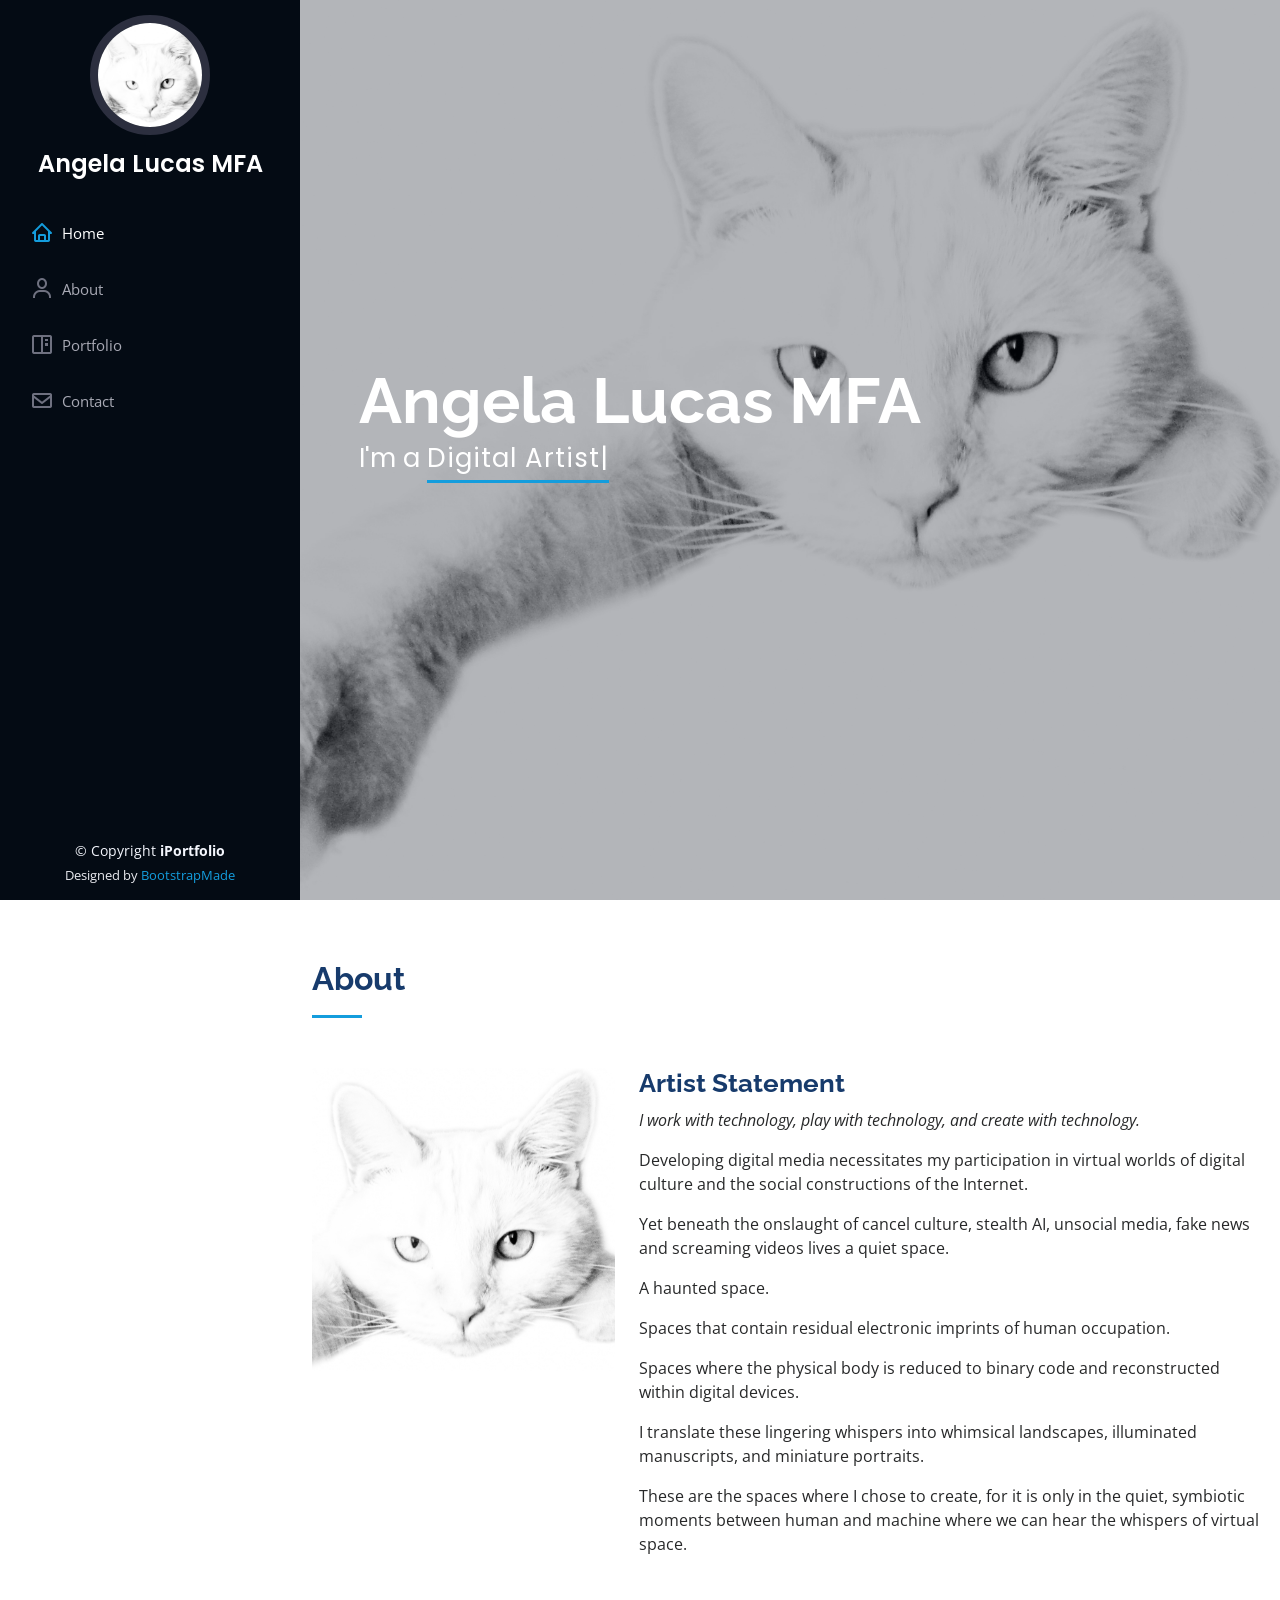
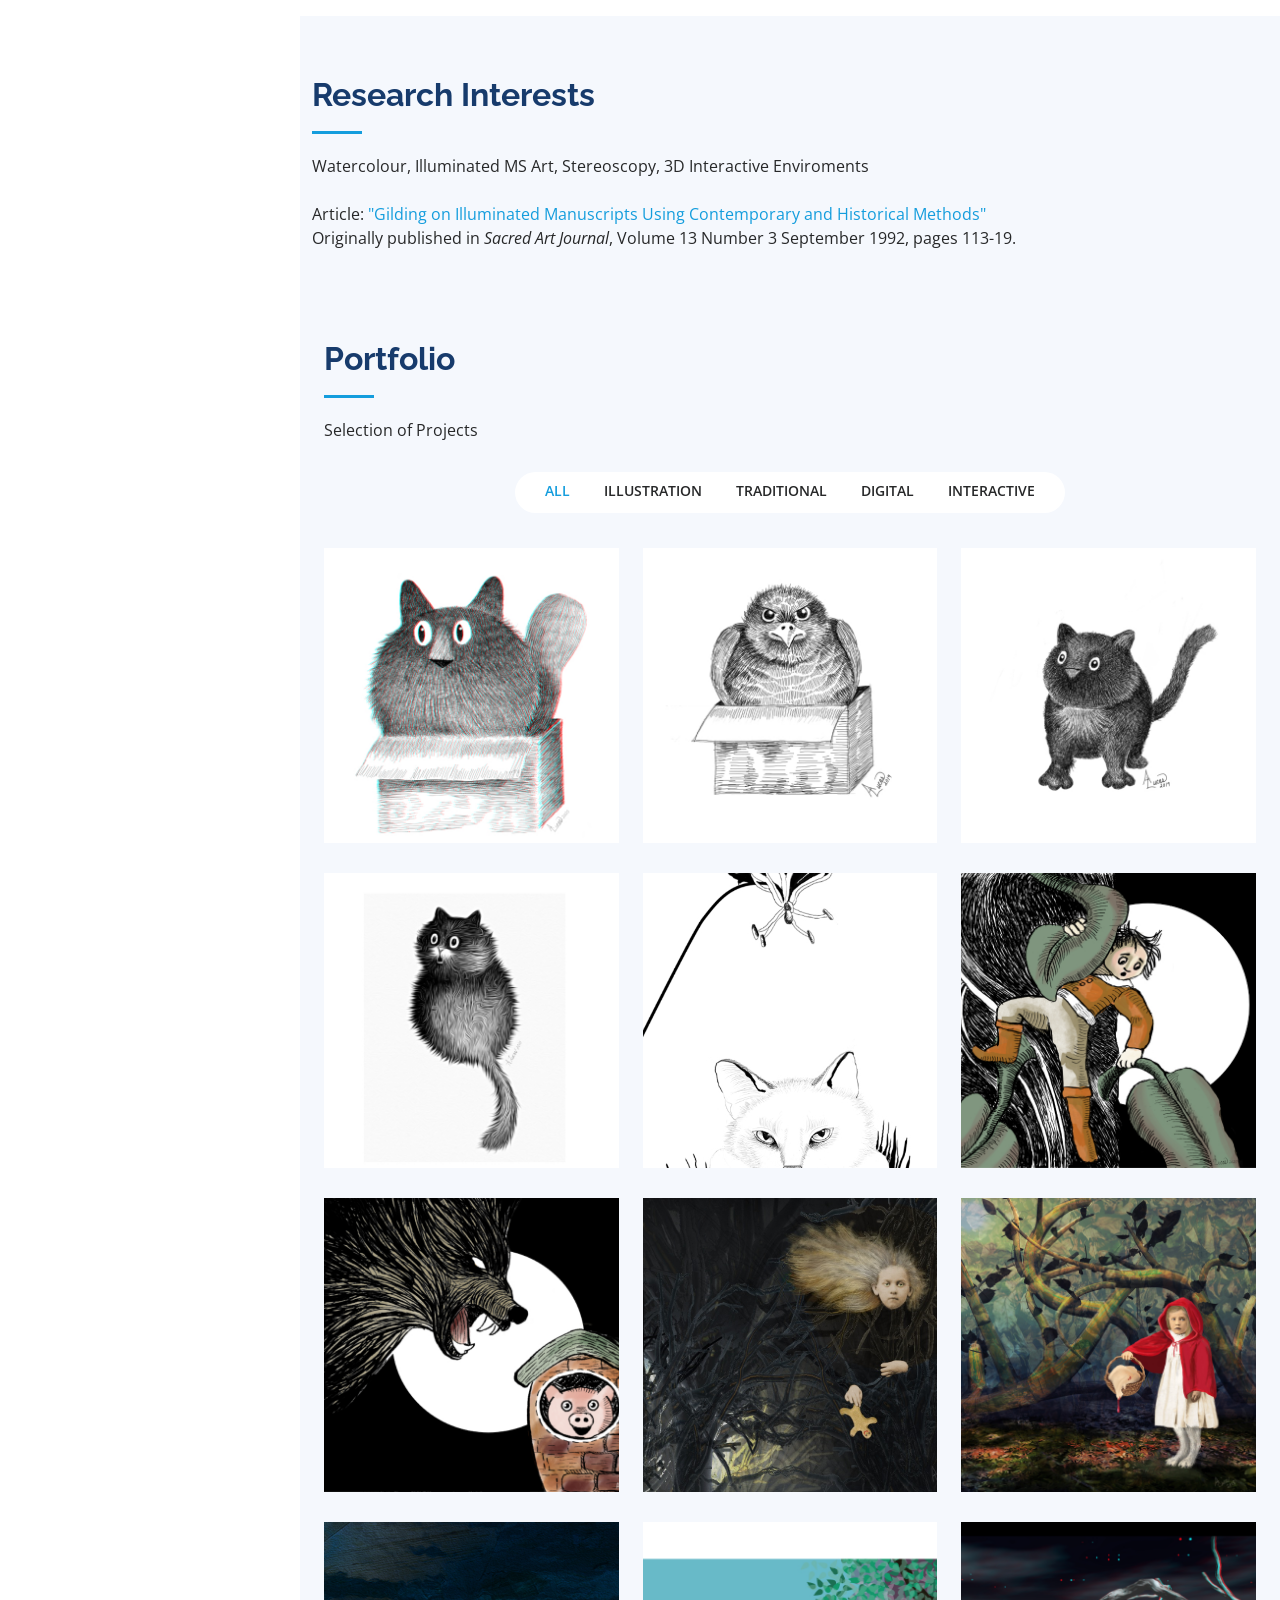
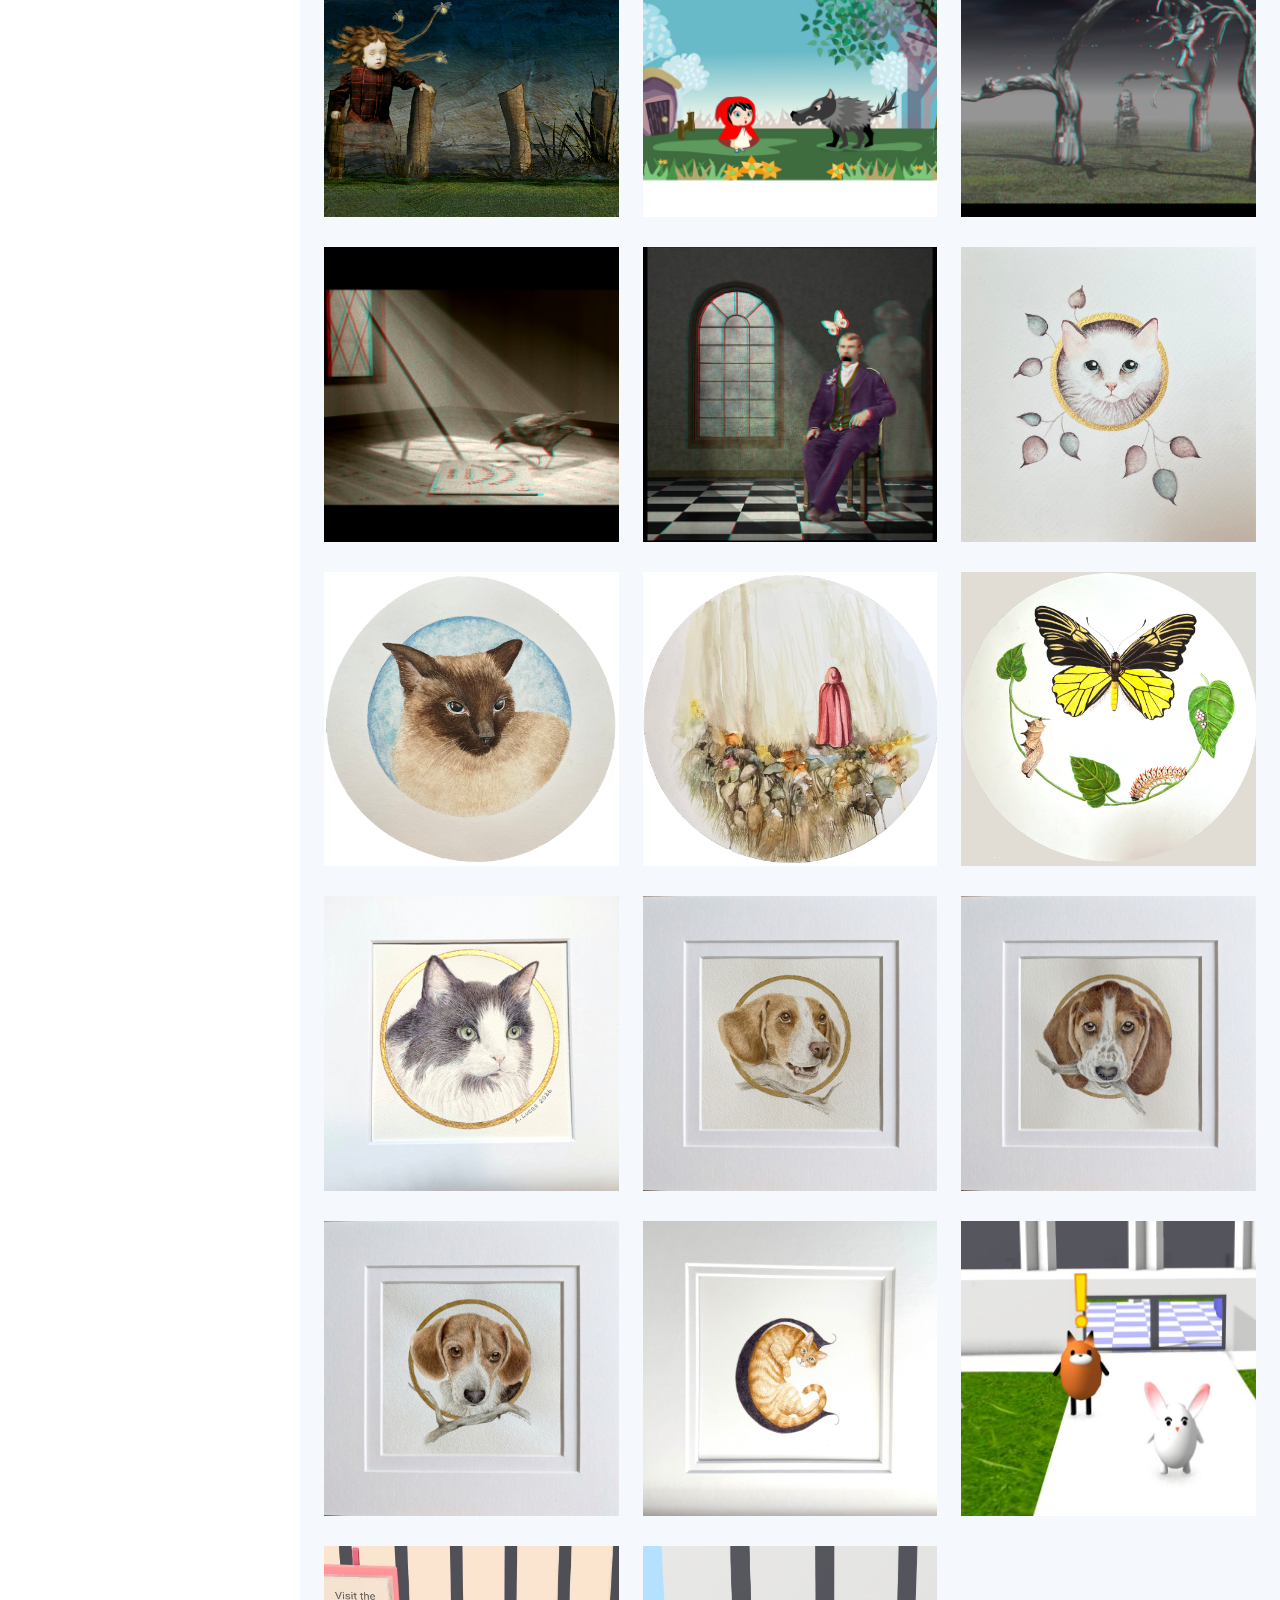
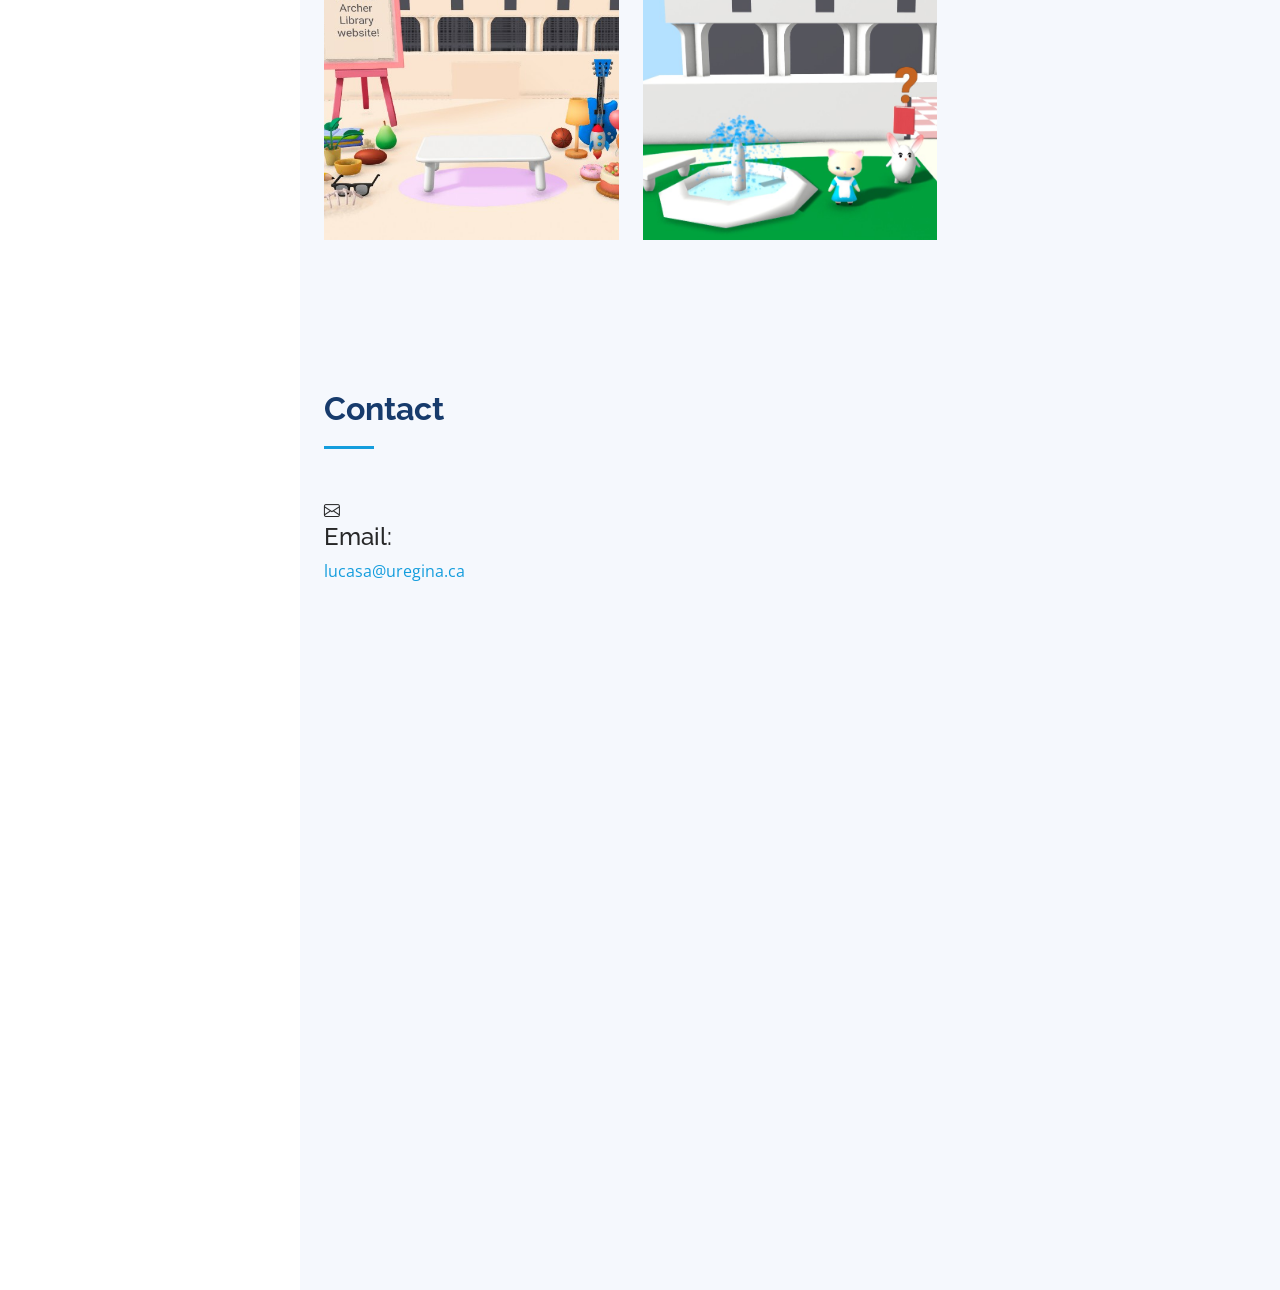
<file: index.html>
<!DOCTYPE html>
<html lang="en">

<head>
  <meta charset="utf-8">
  <meta content="width=device-width, initial-scale=1.0" name="viewport">

  <title>A. Lucas MFA</title>
  <meta content="" name="description">
  <meta content="" name="keywords">

 

  <!-- Google Fonts -->
  <link href="https://fonts.googleapis.com/css?family=Open+Sans:300,300i,400,400i,600,600i,700,700i|Raleway:300,300i,400,400i,500,500i,600,600i,700,700i|Poppins:300,300i,400,400i,500,500i,600,600i,700,700i" rel="stylesheet">

  <!-- Vendor CSS Files -->
  <link href="assets/vendor/aos/aos.css" rel="stylesheet">
  <link href="assets/vendor/bootstrap/css/bootstrap.min.css" rel="stylesheet">
  <link href="assets/vendor/bootstrap-icons/bootstrap-icons.css" rel="stylesheet">
  <link href="assets/vendor/boxicons/css/boxicons.min.css" rel="stylesheet">
  <link href="assets/vendor/glightbox/css/glightbox.min.css" rel="stylesheet">
  <link href="assets/vendor/swiper/swiper-bundle.min.css" rel="stylesheet">

  <!-- Template Main CSS File -->
  <link href="assets/css/style.css" rel="stylesheet">

  <!-- =======================================================
  * Template Name: iPortfolio - v3.6.0
  * Template URL: https://bootstrapmade.com/iportfolio-bootstrap-portfolio-websites-template/
  * Author: BootstrapMade.com
  * License: https://bootstrapmade.com/license/
  ======================================================== -->

  <!-- Your Custom Stylesheet second (so it can override things) -->
<link href="assets/css/style.css" rel="stylesheet">
</head>

<body>

  <!-- ======= Mobile nav toggle button ======= -->
  <i class="bi bi-list mobile-nav-toggle d-xl-none"></i>

  <!-- ======= Header ======= -->
  <header id="header">
    <div class="d-flex flex-column">

      <div class="profile">
        <img src="assets/img/profile-img.jpg" alt="" class="img-fluid rounded-circle">
        <h1 class="text-light"><a href="index.html">Angela Lucas MFA</a></h1>
        <!-- <div class="social-links mt-3 text-center">
          <a href="#" class="twitter"><i class="bx bxl-twitter"></i></a>
          <a href="#" class="facebook"><i class="bx bxl-facebook"></i></a>
          <a href="#" class="instagram"><i class="bx bxl-instagram"></i></a>
          <a href="#" class="google-plus"><i class="bx bxl-skype"></i></a>
          <a href="#" class="linkedin"><i class="bx bxl-linkedin"></i></a>
        </div> -->
      </div>

      <nav id="navbar" class="nav-menu navbar">
        <ul>
          <li><a href="#hero" class="nav-link scrollto active"><i class="bx bx-home"></i> <span>Home</span></a></li>
          <li><a href="#about" class="nav-link scrollto"><i class="bx bx-user"></i> <span>About</span></a></li>
          <!-- <li><a href="#resume" class="nav-link scrollto"><i class="bx bx-file-blank"></i> <span>Resume</span></a></li> -->
          <li><a href="#portfolio" class="nav-link scrollto"><i class="bx bx-book-content"></i> <span>Portfolio</span></a></li>
          <!-- <li><a href="#services" class="nav-link scrollto"><i class="bx bx-server"></i> <span>Services</span></a></li> -->
          <li><a href="#contact" class="nav-link scrollto"><i class="bx bx-envelope"></i> <span>Contact</span></a></li>
        </ul>
      </nav><!-- .nav-menu -->
    </div>
  </header><!-- End Header -->

  <!-- ======= Hero Section ======= -->
  <section id="hero" class="d-flex flex-column justify-content-center align-items-center">
    <div class="hero-container" data-aos="fade-in">
      <h1>Angela Lucas MFA</h1>
      <p>I'm a <span class="typed" data-typed-items="Digital Artist, Painter, Calligrapher"></span></p>
    </div>
  </section><!-- End Hero -->

  <main id="main">

    <!-- ======= About Section ======= -->
    <section id="about" class="about">
      <div class="container">

        <div class="section-title">
          <h2>About</h2>
        </div>

        <div class="row">
          <div class="col-lg-4" data-aos="fade-right">
            <img src="assets/img/profile-img.jpg" class="img-fluid" alt="">
          </div>
          <div class="col-lg-8 pt-4 pt-lg-0 content" data-aos="fade-left">
            <h3>Artist Statement</h3>
            <p class="fst-italic">
              I work with technology, play with technology, and create with technology.


            </p>
            <!--<div class="row">
              <div class="col-lg-6">
                <ul>
                  <li><i class="bi bi-chevron-right"></i> <strong>Birthday:</strong> <span>1 May 1995</span></li>
                  <li><i class="bi bi-chevron-right"></i> <strong>Website:</strong> <span>www.example.com</span></li>
                  <li><i class="bi bi-chevron-right"></i> <strong>Phone:</strong> <span>+123 456 7890</span></li>
                  <li><i class="bi bi-chevron-right"></i> <strong>City:</strong> <span>New York, USA</span></li>
                </ul>
              </div>
              <div class="col-lg-6">
                <ul>
                  <li><i class="bi bi-chevron-right"></i> <strong>Age:</strong> <span>30</span></li>
                  <li><i class="bi bi-chevron-right"></i> <strong>Degree:</strong> <span>Master</span></li>
                  <li><i class="bi bi-chevron-right"></i> <strong>PhEmailone:</strong> <span>email@example.com</span></li>
                  <li><i class="bi bi-chevron-right"></i> <strong>Freelance:</strong> <span>Available</span></li>
                </ul>
              </div>
            </div> -->
            <p>
              Developing digital media necessitates my participation in virtual worlds of digital culture and the social constructions of the Internet.</p>

		<p>Yet beneath the onslaught of cancel culture, stealth AI, unsocial media, fake news and screaming videos lives a quiet space.</p>

		<p>A haunted space.</p>

		<p>Spaces that contain residual electronic imprints of human occupation.</p>

		<p>Spaces where the physical body is reduced to binary code and reconstructed within digital devices.</p>

    <p>I translate these lingering whispers into whimsical landscapes, illuminated manuscripts, and miniature portraits.</p>

		<p>These are the spaces where I chose to create, for it is only in the quiet, symbiotic moments between human and machine where we can hear the whispers of virtual space.
            </p>
    
    
          </div>
        </div>

      </div>
    </section><!-- End About Section -->

    <!-- ======= Facts Section ======= 
    <section id="facts" class="facts">
      <div class="container">

        <div class="section-title">
          <h2>Facts</h2>
          <p>Magnam dolores commodi suscipit. Necessitatibus eius consequatur ex aliquid fuga eum quidem. Sit sint consectetur velit. Quisquam quos quisquam cupiditate. Et nemo qui impedit suscipit alias ea. Quia fugiat sit in iste officiis commodi quidem hic quas.</p>
        </div>

        <div class="row no-gutters">

          <div class="col-lg-3 col-md-6 d-md-flex align-items-md-stretch" data-aos="fade-up">
            <div class="count-box">
              <i class="bi bi-emoji-smile"></i>
              <span data-purecounter-start="0" data-purecounter-end="232" data-purecounter-duration="1" class="purecounter"></span>
              <p><strong>Happy Clients</strong> consequuntur quae</p>
            </div>
          </div>

          <div class="col-lg-3 col-md-6 d-md-flex align-items-md-stretch" data-aos="fade-up" data-aos-delay="100">
            <div class="count-box">
              <i class="bi bi-journal-richtext"></i>
              <span data-purecounter-start="0" data-purecounter-end="521" data-purecounter-duration="1" class="purecounter"></span>
              <p><strong>Projects</strong> adipisci atque cum quia aut</p>
            </div>
          </div>

          <div class="col-lg-3 col-md-6 d-md-flex align-items-md-stretch" data-aos="fade-up" data-aos-delay="200">
            <div class="count-box">
              <i class="bi bi-headset"></i>
              <span data-purecounter-start="0" data-purecounter-end="1453" data-purecounter-duration="1" class="purecounter"></span>
              <p><strong>Hours Of Support</strong> aut commodi quaerat</p>
            </div>
          </div>

          <div class="col-lg-3 col-md-6 d-md-flex align-items-md-stretch" data-aos="fade-up" data-aos-delay="300">
            <div class="count-box">
              <i class="bi bi-people"></i>
              <span data-purecounter-start="0" data-purecounter-end="32" data-purecounter-duration="1" class="purecounter"></span>
              <p><strong>Hard Workers</strong> rerum asperiores dolor</p>
            </div>
          </div>

        </div>

      </div>
    </section>--><!-- End Facts Section -->

    <!-- ======= Skills Section ======= -->
    <section id="skills" class="skills section-bg">
      <div class="container">

        <div class="section-title">
          <h2>Research Interests</h2>
          <p>Watercolour, Illuminated MS Art, Stereoscopy, 3D Interactive Enviroments</p>
          <br>
          <p>Article: <a href="https://www.naturalpigments.ca/artist-materials/gilding-illuminated-manuscripts-historical-methods" target="_blank" rel="noopener">"Gilding on Illuminated Manuscripts Using Contemporary and Historical Methods"</a>
          </p>
          <p>Originally published in <i>Sacred Art Journal</i>, Volume 13 Number 3 September 1992, pages 113-19.</p>
        </div>

        <!-- End Skills Section -->

    <!-- ======= Resume Section ======= -->
    <!-- End Resume Section -->

    <!-- ======= Portfolio Section ======= -->
    <section id="portfolio" class="portfolio section-bg">
      <div class="container">

        <div class="section-title">
          <h2>Portfolio</h2>
          <p>Selection of Projects</p>
        </div>

        <div class="row" data-aos="fade-up">
          <div class="col-lg-12 d-flex justify-content-center">
            <ul id="portfolio-flters">
              <li data-filter="*" class="filter-active">All</li>
              <li data-filter=".filter-illustration">Illustration</li>
              <li data-filter=".filter-traditional">Traditional</li>
               <li data-filter=".filter-digital">Digital</li>
                <li data-filter=".filter-interactive">Interactive</li>
	            </ul>
          </div>
        </div>

        <div class="row portfolio-container" data-aos="fade-up" data-aos-delay="100">

	<!-- =============Cat in a Box=================== --> 
          <div class="col-lg-4 col-md-6 portfolio-item filter-illustration">
            <div class="portfolio-wrap">
              <img src="assets/img/portfolio/portfolio-2.jpg" class="img-fluid" alt="">
              <div class="portfolio-links">
                <a href="assets/img/portfolio/portfolio-2.jpg" data-gallery="portfolioGallery" class="portfolio-lightbox" title="&quot;Cat in a Box&quot; (Anaglyph)"><i class="bx bx-plus"></i></a>
              
              </div>
            </div>
          </div>

	<!-- =============Bird in a Box=================== --> 
          <div class="col-lg-4 col-md-6 portfolio-item filter-illustration">
            <div class="portfolio-wrap">
              <img src="assets/img/portfolio/portfolio-3.jpg" class="img-fluid" alt="">
              <div class="portfolio-links">
                <a href="assets/img/portfolio/portfolio-3.jpg" data-gallery="portfolioGallery" class="portfolio-lightbox" title="&quot;Bird in a Box&quot;"><i class="bx bx-plus"></i></a>
                
              </div>
            </div>
          </div>

	<!-- =============Cat #3=================== --> 
          <div class="col-lg-4 col-md-6 portfolio-item filter-illustration">
            <div class="portfolio-wrap">
              <img src="assets/img/portfolio/portfolio-3a.jpg" class="img-fluid" alt="">
              <div class="portfolio-links">
                <a href="assets/img/portfolio/portfolio-3a.jpg" data-gallery="portfolioGallery" class="portfolio-lightbox" title="&quot;Cat #3&quot;"><i class="bx bx-plus"></i></a>
                
              </div>
            </div>
          </div>

	<!-- =============Cat #4=================== --> 
          <div class="col-lg-4 col-md-6 portfolio-item filter-illustration">
            <div class="portfolio-wrap">
              <img src="assets/img/portfolio/portfolio-3b.jpg" class="img-fluid" alt="">
              <div class="portfolio-links">
                <a href="assets/img/portfolio/portfolio-3b.jpg" data-gallery="portfolioGallery" class="portfolio-lightbox" title="&quot;Cat #4&quot;"><i class="bx bx-plus"></i></a>
                
              </div>
            </div>
          </div>

<!-- =============Loki Digital Ink =================== -->
	<div class="col-lg-4 col-md-6 portfolio-item filter-illustration">
            <div class="portfolio-wrap">
              <img src="assets/img/portfolio/portfolio-45.jpg" class="img-fluid" alt="">
              <div class="portfolio-links">
                <a href="assets/img/portfolio/portfolio-45.jpg" data-gallery="portfolioGallery" class="portfolio-lightbox" title="&quot;Loki&quot;: Digital Pen and Ink"><i class="bx bx-plus"></i></a>
               </div>
            </div>
          </div>


	<!-- =============Jack=================== --> 
          <div class="col-lg-4 col-md-6 portfolio-item filter-illustration">
            <div class="portfolio-wrap">
              <img src="assets/img/portfolio/portfolio-4.jpg" class="img-fluid" alt="">
              <div class="portfolio-links">
                <a href="assets/img/portfolio/portfolio-4.jpg" data-gallery="portfolioGallery" class="portfolio-lightbox" title="&quot;Jack and the Beanstalk&quot;"><i class="bx bx-plus"></i></a>
                
              </div>
            </div>
          </div>

	<!-- =============Three Little Pigs=================== --> 
          <div class="col-lg-4 col-md-6 portfolio-item filter-illustration">
            <div class="portfolio-wrap">
              <img src="assets/img/portfolio/portfolio-4a.jpg" class="img-fluid" alt="">
              <div class="portfolio-links">
                <a href="assets/img/portfolio/portfolio-4a.jpg" data-gallery="portfolioGallery" class="portfolio-lightbox" title="&quot;Three Little Pigs&quot;"><i class="bx bx-plus"></i></a>
                
              </div>
            </div>
          </div>


	<!-- =============Little Girl Lost=================== --> 
          <div class="col-lg-4 col-md-6 portfolio-item filter-digital">
            <div class="portfolio-wrap">
              <img src="assets/img/portfolio/portfolio-5.jpg" class="img-fluid" alt="">
              <div class="portfolio-links">
                <a href="assets/img/portfolio/portfolio-5.jpg" data-gallery="portfolioGallery" class="portfolio-lightbox" title="&quot;Little Girl Lost&quot;"><i class="bx bx-plus"></i></a>
                
              </div>
            </div>
          </div>

	<!-- =============RRH=================== --> 
          <div class="col-lg-4 col-md-6 portfolio-item filter-digital">
            <div class="portfolio-wrap">
              <img src="assets/img/portfolio/portfolio-5a.jpg" class="img-fluid" alt="">
              <div class="portfolio-links">
                <a href="assets/img/portfolio/portfolio-5a.jpg" data-gallery="portfolioGallery" class="portfolio-lightbox" title="&quot;Red Riding Hood&quot;"><i class="bx bx-plus"></i></a>
                
              </div>
            </div>
          </div>

	<!-- =============Fireflies=================== --> 
          <div class="col-lg-4 col-md-6 portfolio-item filter-digital">
            <div class="portfolio-wrap">
              <img src="assets/img/portfolio/portfolio-5b.jpg" class="img-fluid" alt="">
              <div class="portfolio-links">
                <a href="assets/img/portfolio/portfolio-5b.jpg" data-gallery="portfolioGallery" class="portfolio-lightbox" title="&quot;Fireflies&quot;"><i class="bx bx-plus"></i></a>
                
              </div>
            </div>
          </div>

	<!-- =============Red Riding Hood=================== --> 
          <div class="col-lg-4 col-md-6 portfolio-item filter-digital">
            <div class="portfolio-wrap">
              <img src="assets/img/portfolio/portfolio-6.jpg" class="img-fluid" alt="">
              <div class="portfolio-links">
                <a href="assets/img/portfolio/portfolio-6.jpg" data-gallery="portfolioGallery" class="portfolio-lightbox" title="&quot;Red Riding Hood&quot;"><i class="bx bx-plus"></i></a>
                
              </div>
            </div>
          </div>


	<!-- =============Laura=================== --> 
          <div class="col-lg-4 col-md-6 portfolio-item filter-digital">
            <div class="portfolio-wrap">
              <img src="assets/img/portfolio/portfolio-8.jpg" class="img-fluid" alt="">
              <div class="portfolio-links">
                <a href="assets/img/portfolio/portfolio-8.jpg" data-gallery="portfolioGallery" class="portfolio-lightbox" title="&quot;Laura&quot; (Anaglyph)"><i class="bx bx-plus"></i></a>
                
              </div>
            </div>
          </div>

	<!-- =============Crow=================== --> 
	<div class="col-lg-4 col-md-6 portfolio-item filter-digital">
            <div class="portfolio-wrap">
              <img src="assets/img/portfolio/portfolio-8a.jpg" class="img-fluid" alt="">
              <div class="portfolio-links">
                <a href="assets/img/portfolio/portfolio-8a.jpg" data-gallery="portfolioGallery" class="portfolio-lightbox" title="&quot;Crow&quot; (Anaglyph)"><i class="bx bx-plus"></i></a>
                
              </div>
            </div>
          </div>

	<!-- =============Man with Nothing to Say=================== --> 
	<div class="col-lg-4 col-md-6 portfolio-item filter-digital">
            <div class="portfolio-wrap">
              <img src="assets/img/portfolio/portfolio-8b.jpg" class="img-fluid" alt="">
              <div class="portfolio-links">
                <a href="assets/img/portfolio/portfolio-8b.jpg" data-gallery="portfolioGallery" class="portfolio-lightbox" title="&quot;Man with Nothing to Say&quot; (Anaglyph)"><i class="bx bx-plus"></i></a>
                
              </div>
            </div>
          </div>

<!-- =============Watercolor Snowball =================== -->
	<div class="col-lg-4 col-md-6 portfolio-item filter-traditional">
            <div class="portfolio-wrap">
              <img src="assets/img/portfolio/portfolio-46.jpg" class="img-fluid" alt="">
              <div class="portfolio-links">
                <a href="assets/img/portfolio/portfolio-46.jpg" data-gallery="portfolioGallery" class="portfolio-lightbox" title="&quot;Snowball&quot;: Watercolour, 20cm x 20cm"><i class="bx bx-plus"></i></a>
               </div>
            </div>
          </div>

<!-- =============Watercolor Dewey =================== -->
	<div class="col-lg-4 col-md-6 portfolio-item filter-traditional">
            <div class="portfolio-wrap">
              <img src="assets/img/portfolio/portfolio-49.jpg" class="img-fluid" alt="">
              <div class="portfolio-links">
                <a href="assets/img/portfolio/portfolio-49.jpg" data-gallery="portfolioGallery" class="portfolio-lightbox" title="&quot;Dewey&quot;: Watercolour, 32cm"><i class="bx bx-plus"></i></a>
               </div>
            </div>
          </div>

<!-- =============RRH Watercolor 2 =================== -->
	<div class="col-lg-4 col-md-6 portfolio-item filter-traditional">
            <div class="portfolio-wrap">
              <img src="assets/img/portfolio/portfolio-47.jpg" class="img-fluid" alt="">
              <div class="portfolio-links">
                <a href="assets/img/portfolio/portfolio-47.jpg" data-gallery="portfolioGallery" class="portfolio-lightbox" title="&quot;Red Riding Hood&quot;: Watercolour, 32cm"><i class="bx bx-plus"></i></a>
               </div>
            </div>
          </div>

<!-- =============Butterfly Life Cycle =================== -->
	<div class="col-lg-4 col-md-6 portfolio-item filter-traditional">
            <div class="portfolio-wrap">
              <img src="assets/img/portfolio/portfolio-48.jpg" class="img-fluid" alt="">
              <div class="portfolio-links">
                <a href="assets/img/portfolio/portfolio-48.jpg" data-gallery="portfolioGallery" class="portfolio-lightbox" title="&quot;Butterfly Life Cycle&quot;: Watercolour, 32cm"><i class="bx bx-plus"></i></a>
               </div>
            </div>
          </div>

<!-- =============Kyro =================== -->
	<div class="col-lg-4 col-md-6 portfolio-item filter-traditional">
            <div class="portfolio-wrap">
              <img src="assets/img/portfolio/portfolio-50.jpg" class="img-fluid" alt="">
              <div class="portfolio-links">
                <a href="assets/img/portfolio/portfolio-50.jpg" data-gallery="portfolioGallery" class="portfolio-lightbox" title="&quot;Kyro&quot;: Watercolour, 23K gold leaf, 20cm x 20cm"><i class="bx bx-plus"></i></a>
               </div>
            </div>
          </div>

  <!-- =============Gracie =================== -->
	<div class="col-lg-4 col-md-6 portfolio-item filter-traditional">
            <div class="portfolio-wrap">
              <img src="assets/img/portfolio/portfolio-51.jpg" class="img-fluid" alt="">
              <div class="portfolio-links">
                <a href="assets/img/portfolio/portfolio-51.jpg" data-gallery="portfolioGallery" class="portfolio-lightbox" title="&quot;Gracie&quot;: Watercolour, 23K gold leaf, 20cm x 20cm"><i class="bx bx-plus"></i></a>
               </div>
            </div>
          </div>

<!-- =============Violet =================== -->
	<div class="col-lg-4 col-md-6 portfolio-item filter-traditional">
            <div class="portfolio-wrap">
              <img src="assets/img/portfolio/portfolio-52.jpg" class="img-fluid" alt="">
              <div class="portfolio-links">
                <a href="assets/img/portfolio/portfolio-52.jpg" data-gallery="portfolioGallery" class="portfolio-lightbox" title="&quot;Violet&quot;: Watercolour, 23K gold leaf, 20cm x 20cm"><i class="bx bx-plus"></i></a>
               </div>
            </div>
          </div>

<!-- =============Joe =================== -->
	<div class="col-lg-4 col-md-6 portfolio-item filter-traditional">
            <div class="portfolio-wrap">
              <img src="assets/img/portfolio/portfolio-53.jpg" class="img-fluid" alt="">
              <div class="portfolio-links">
                <a href="assets/img/portfolio/portfolio-53.jpg" data-gallery="portfolioGallery" class="portfolio-lightbox" title="&quot;Joe&quot;: Watercolour, 23K gold leaf, 20cm x 20cm"><i class="bx bx-plus"></i></a>
               </div>
            </div>
          </div>

<!-- =============C is for Cat Orange =================== -->
	<div class="col-lg-4 col-md-6 portfolio-item filter-traditional">
            <div class="portfolio-wrap">
              <img src="assets/img/portfolio/portfolio-54.jpg" class="img-fluid" alt="">
              <div class="portfolio-links">
                <a href="assets/img/portfolio/portfolio-54.jpg" data-gallery="portfolioGallery" class="portfolio-lightbox" title="&quot;C is for Cat&quot;: Watercolour, Genuine Tyrian Purple, 20cm x 20cm"><i class="bx bx-plus"></i></a>
               </div>
            </div>
          </div>


<!-- =============AI Spline Indigenous Plants =================== -->
<div class="col-lg-4 col-md-6 portfolio-item filter-interactive">
    <!-- The onclick snippet below bypasses your template's script block and forces the window to open -->
    <div class="portfolio-wrap" onclick="window.open('https://my.spline.design/medicinalplants-600b97d13f9056c4c7c76910d997f415/', '_blank');">
        <img src="assets/img/portfolio/portfolio-41.jpg" class="img-fluid" alt="Indigenous Plants">
        
        <!-- Keeps your original template structure intact for design rendering -->
        <div class="portfolio-links">
            <a href="assets/img/portfolio/portfolio-41.jpg" data-gallery="portfolioGallery" class="portfolio-lightbox" title="2025 &quot;Medicinal Plants Adventure&quot;: in conjunction with Indigenous Medicinal Plants library event"><i class="bx bx-plus"></i></a>
            <a href="https://my.spline.design/medicinalplants-600b97d13f9056c4c7c76910d997f415/" title="Indigenous Plants"><i class="bx bx-link"></i></a>
        </div>
    </div>
</div>


<!-- =============Spline Still Life=================== 
	<div class="col-lg-4 col-md-6 portfolio-item filter-digital">
            <div class="portfolio-wrap">
              <img src="assets/img/portfolio/portfolio-42.jpg" class="img-fluid" alt="">
              <div class="portfolio-links">
                <a href="assets/img/portfolio/portfolio-42.jpg" data-gallery="portfolioGallery" class="portfolio-lightbox" title="2025 Create Your Still Life Adventure in conjunction with library book launch event"><i class="bx bx-plus"></i></a>
                <a href="https://my.spline.design/stilllife-a79e86147558caf9aeebcd22678cd31e/" title="Create Your Still Life Adventure"><i class="bx bx-link"></i></a>
              </div>
            </div>
          </div>
-->

<!-- =============AI Spline Still Life =================== -->
<div class="col-lg-4 col-md-6 portfolio-item filter-interactive">
    <!-- The onclick snippet below bypasses your template's script block and forces the window to open -->
    <div class="portfolio-wrap" onclick="window.open('https://my.spline.design/stilllife-a79e86147558caf9aeebcd22678cd31e/', '_blank');">
        <img src="assets/img/portfolio/portfolio-42.jpg" class="img-fluid" alt="Alice's Library Adventure">
        
        <!-- Keeps your original template structure intact for design rendering -->
        <div class="portfolio-links">
            <a href="assets/img/portfolio/portfolio-42.jpg" data-gallery="portfolioGallery" class="portfolio-lightbox" title="2025 &quot;Create Your Still Life Adventure&quot; in conjunction with library book launch event"><i class="bx bx-plus"></i></a>
            <a href="https://my.spline.design/stilllife-a79e86147558caf9aeebcd22678cd31e/" title="Create Your Still Life Adventure"><i class="bx bx-link"></i></a>
        </div>
    </div>
</div>

<!-- =============Spline Alice Adventure ORIGINAL===================
	<div class="col-lg-4 col-md-6 portfolio-item filter-digital">
            <div class="portfolio-wrap">
              <img src="assets/img/portfolio/portfolio-43.jpg" class="img-fluid" alt="">
              <div class="portfolio-links">
                <a href="assets/img/portfolio/portfolio-43.jpg" data-gallery="portfolioGallery" class="portfolio-lightbox" title="2025 Alice&#8217s Library Adventure in conjunction with library book launch event"><i class="bx bx-plus"></i></a>
                <a href="https://my.spline.design/aliceslibraryadventure-deEs2kecHScVHkifUsanBl8j/" title="Alice's Library Adventure"><i class="bx bx-link"></i></a>
              </div>
            </div>
          </div>
 -->
          <!-- =============AI CODE Spline Alice Adventure=================== -->

<!-- =============AI Spline Alice Adventure=================== -->
<div class="col-lg-4 col-md-6 portfolio-item filter-interactive">
    <!-- The onclick snippet below bypasses your template's script block and forces the window to open -->
    <div class="portfolio-wrap" onclick="window.open('https://my.spline.design/aliceslibraryadventure-deEs2kecHScVHkifUsanBl8j/', '_blank');">
        <img src="assets/img/portfolio/portfolio-43.jpg" class="img-fluid" alt="Alice's Library Adventure">
        
        <!-- Keeps your original template structure intact for design rendering -->
        <div class="portfolio-links">
            <a href="assets/img/portfolio/portfolio-43.jpg" data-gallery="portfolioGallery" class="portfolio-lightbox" title="&quot;Alice&rsquo;s Library Adventure&quot; in conjunction with Victorian Literature library event"><i class="bx bx-plus"></i></a>
            <a href="https://my.spline.design/aliceslibraryadventure-deEs2kecHScVHkifUsanBl8j/" title="Alice's Library Adventure"><i class="bx bx-link"></i></a>
        </div>
    </div>
</div>


</div>





    </section><!-- End Portfolio Section -->

    <!-- ======= Services Section ======= -->
    <!-- End Services Section -->

    <!-- ======= Testimonials Section ======= -->
    <!-- End Testimonials Section -->

    <!-- ======= Contact Section ======= -->
    <section id="contact" class="contact" style="padding-bottom: 400px;">
      <div class="container">

        <div class="section-title">
          <h2>Contact</h2>
          <p> </p>
        </div>

        <div class="row" data-aos="fade-in">

              <div class="email">
                <i class="bi bi-envelope"></i>
                <h4>Email:</h4>
                <p><a href="mailto:lucasa@uregina.ca">lucasa@uregina.ca</a></p>

              </div>

              
            </div>

          </div>

          

        </div> 

      </div>
    </section><!-- End Contact Section -->

  </main><!-- End #main -->

  <!-- ======= Footer ======= -->
  <footer id="footer">
    <div class="container">
      <div class="copyright">
        &copy; Copyright <strong><span>iPortfolio</span></strong>
      </div>
      <div class="credits">
        <!-- All the links in the footer should remain intact. -->
        <!-- You can delete the links only if you purchased the pro version. -->
        <!-- Licensing information: https://bootstrapmade.com/license/ -->
        <!-- Purchase the pro version with working PHP/AJAX contact form: https://bootstrapmade.com/iportfolio-bootstrap-portfolio-websites-template/ -->
        Designed by <a href="https://bootstrapmade.com/">BootstrapMade</a>
      </div>
    </div>
  </footer><!-- End  Footer -->

  <a href="#" class="back-to-top d-flex align-items-center justify-content-center"><i class="bi bi-arrow-up-short"></i></a>

  <!-- Vendor JS Files -->
  <script src="assets/vendor/aos/aos.js"></script>
  <script src="assets/vendor/bootstrap/js/bootstrap.bundle.min.js"></script>
  <script src="assets/vendor/glightbox/js/glightbox.min.js"></script>
  <script src="assets/vendor/isotope-layout/isotope.pkgd.min.js"></script>
  <script src="assets/vendor/php-email-form/validate.js"></script>
  <script src="assets/vendor/purecounter/purecounter.js"></script>
  <script src="assets/vendor/swiper/swiper-bundle.min.js"></script>
  <script src="assets/vendor/typed.js/typed.min.js"></script>
  <script src="assets/vendor/waypoints/noframework.waypoints.js"></script>

  <!-- Template Main JS File -->
  <script src="assets/js/main.js"></script>

  <script data-goatcounter="https://wolfgangcat.goatcounter.com/count"
        async src="//gc.zgo.at/count.js"></script>

</body>

</html>
</file>
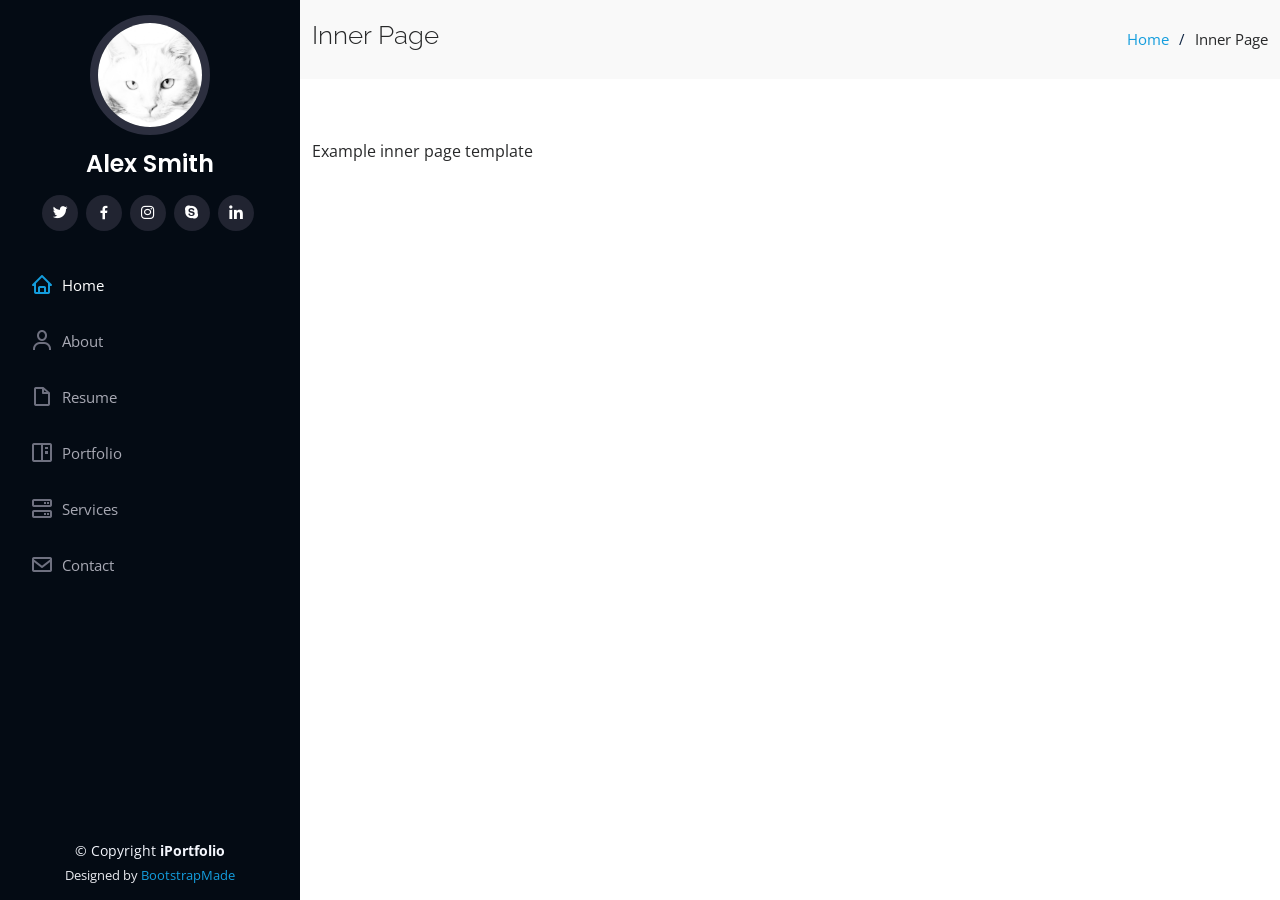
<file: inner-page.html>
<!DOCTYPE html>
<html lang="en">

<head>
  <meta charset="utf-8">
  <meta content="width=device-width, initial-scale=1.0" name="viewport">

  <title>Inner Page - iPortfolio Bootstrap Template</title>
  <meta content="" name="description">
  <meta content="" name="keywords">

  <!-- Favicons -->
  <link href="assets/img/favicon.png" rel="icon">
  <link href="assets/img/apple-touch-icon.png" rel="apple-touch-icon">

  <!-- Google Fonts -->
  <link href="https://fonts.googleapis.com/css?family=Open+Sans:300,300i,400,400i,600,600i,700,700i|Raleway:300,300i,400,400i,500,500i,600,600i,700,700i|Poppins:300,300i,400,400i,500,500i,600,600i,700,700i" rel="stylesheet">

  <!-- Vendor CSS Files -->
  <link href="assets/vendor/aos/aos.css" rel="stylesheet">
  <link href="assets/vendor/bootstrap/css/bootstrap.min.css" rel="stylesheet">
  <link href="assets/vendor/bootstrap-icons/bootstrap-icons.css" rel="stylesheet">
  <link href="assets/vendor/boxicons/css/boxicons.min.css" rel="stylesheet">
  <link href="assets/vendor/glightbox/css/glightbox.min.css" rel="stylesheet">
  <link href="assets/vendor/swiper/swiper-bundle.min.css" rel="stylesheet">

  <!-- Template Main CSS File -->
  <link href="assets/css/style.css" rel="stylesheet">

  <!-- =======================================================
  * Template Name: iPortfolio - v3.6.0
  * Template URL: https://bootstrapmade.com/iportfolio-bootstrap-portfolio-websites-template/
  * Author: BootstrapMade.com
  * License: https://bootstrapmade.com/license/
  ======================================================== -->
</head>

<body>

  <!-- ======= Mobile nav toggle button ======= -->
  <i class="bi bi-list mobile-nav-toggle d-xl-none"></i>

  <!-- ======= Header ======= -->
  <header id="header">
    <div class="d-flex flex-column">

      <div class="profile">
        <img src="assets/img/profile-img.jpg" alt="" class="img-fluid rounded-circle">
        <h1 class="text-light"><a href="index.html">Alex Smith</a></h1>
        <div class="social-links mt-3 text-center">
          <a href="#" class="twitter"><i class="bx bxl-twitter"></i></a>
          <a href="#" class="facebook"><i class="bx bxl-facebook"></i></a>
          <a href="#" class="instagram"><i class="bx bxl-instagram"></i></a>
          <a href="#" class="google-plus"><i class="bx bxl-skype"></i></a>
          <a href="#" class="linkedin"><i class="bx bxl-linkedin"></i></a>
        </div>
      </div>

      <nav id="navbar" class="nav-menu navbar">
        <ul>
          <li><a href="#hero" class="nav-link scrollto active"><i class="bx bx-home"></i> <span>Home</span></a></li>
          <li><a href="#about" class="nav-link scrollto"><i class="bx bx-user"></i> <span>About</span></a></li>
          <li><a href="#resume" class="nav-link scrollto"><i class="bx bx-file-blank"></i> <span>Resume</span></a></li>
          <li><a href="#portfolio" class="nav-link scrollto"><i class="bx bx-book-content"></i> <span>Portfolio</span></a></li>
          <li><a href="#services" class="nav-link scrollto"><i class="bx bx-server"></i> <span>Services</span></a></li>
          <li><a href="#contact" class="nav-link scrollto"><i class="bx bx-envelope"></i> <span>Contact</span></a></li>
        </ul>
      </nav><!-- .nav-menu -->
    </div>
  </header><!-- End Header -->

  <main id="main">

    <!-- ======= Breadcrumbs ======= -->
    <section class="breadcrumbs">
      <div class="container">

        <div class="d-flex justify-content-between align-items-center">
          <h2>Inner Page</h2>
          <ol>
            <li><a href="index.html">Home</a></li>
            <li>Inner Page</li>
          </ol>
        </div>

      </div>
    </section><!-- End Breadcrumbs -->

    <section class="inner-page">
      <div class="container">
        <p>
          Example inner page template
        </p>
      </div>
    </section>

  </main><!-- End #main -->

  <!-- ======= Footer ======= -->
  <footer id="footer">
    <div class="container">
      <div class="copyright">
        &copy; Copyright <strong><span>iPortfolio</span></strong>
      </div>
      <div class="credits">
        <!-- All the links in the footer should remain intact. -->
        <!-- You can delete the links only if you purchased the pro version. -->
        <!-- Licensing information: https://bootstrapmade.com/license/ -->
        <!-- Purchase the pro version with working PHP/AJAX contact form: https://bootstrapmade.com/iportfolio-bootstrap-portfolio-websites-template/ -->
        Designed by <a href="https://bootstrapmade.com/">BootstrapMade</a>
      </div>
    </div>
  </footer><!-- End  Footer -->

  <a href="#" class="back-to-top d-flex align-items-center justify-content-center"><i class="bi bi-arrow-up-short"></i></a>

  <!-- Vendor JS Files -->
  <script src="assets/vendor/aos/aos.js"></script>
  <script src="assets/vendor/bootstrap/js/bootstrap.bundle.min.js"></script>
  <script src="assets/vendor/glightbox/js/glightbox.min.js"></script>
  <script src="assets/vendor/isotope-layout/isotope.pkgd.min.js"></script>
  <script src="assets/vendor/php-email-form/validate.js"></script>
  <script src="assets/vendor/purecounter/purecounter.js"></script>
  <script src="assets/vendor/swiper/swiper-bundle.min.js"></script>
  <script src="assets/vendor/typed.js/typed.min.js"></script>
  <script src="assets/vendor/waypoints/noframework.waypoints.js"></script>

  <!-- Template Main JS File -->
  <script src="assets/js/main.js"></script>

</body>

</html>
</file>
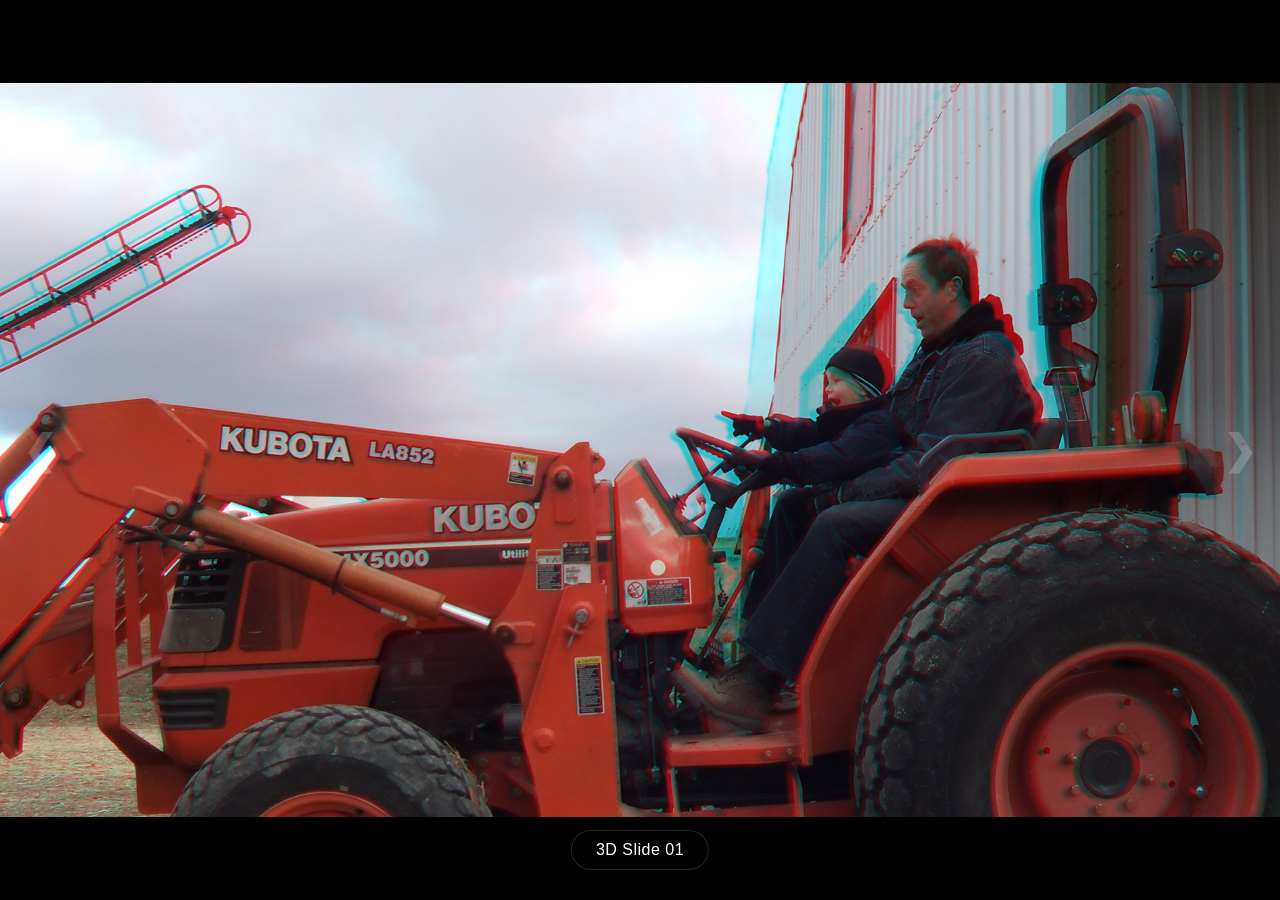
<file: stereo.html>
<!DOCTYPE html>
<html lang="en">
<head>
    <meta charset="UTF-8">
    <meta name="viewport" content="width=device-width, initial-scale=1.0">
    <title>Dynamic Full Screen 3D Slideshow</title>
    <style>
        * {
            box-sizing: border-box;
            margin: 0;
            padding: 0;
        }

        body {
            font-family: 'Segoe UI', Arial, sans-serif;
            background-color: #000000; 
            color: #fff;
            width: 100vw;
            height: 100vh;
            overflow: hidden; 
            display: flex;
            justify-content: center;
            align-items: center;
        }

        .slideshow-container {
            position: relative;
            width: 100vw;
            height: 100vh;
            background-color: #000000;
        }

        .slide {
            display: none;
            width: 100%;
            height: 100%;
        }

        .slide img {
            width: 100%;
            height: 100%;
            object-fit: contain; 
            display: block;
        }

        .fast-fade {
            animation: quickFade 0.3s ease-in-out;
        }

        @keyframes quickFade {
            from { opacity: 0.6; }
            to { opacity: 1; }
        }

        .arrow {
            cursor: pointer;
            position: absolute;
            top: 0;
            height: 100%; 
            width: 80px;
            color: rgba(255, 255, 255, 0.2); 
            font-weight: bold;
            font-size: 40px;
            user-select: none;
            background-color: rgba(0, 0, 0, 0);
            border: none;
            transition: all 0.2s ease;
            z-index: 10;
            display: flex;
            justify-content: center;
            align-items: center;
        }

        .arrow:hover {
            background-color: rgba(0, 0, 0, 0.4);
            color: rgba(255, 255, 255, 0.9);
        }

        .prev { left: 0; }
        .next { right: 0; }

        .caption {
            font-size: 16px;
            padding: 10px 24px;
            position: absolute;
            bottom: 30px;
            left: 50%;
            transform: translateX(-50%);
            background-color: rgba(0, 0, 0, 0.8);
            border: 1px solid rgba(255, 255, 255, 0.15);
            border-radius: 30px;
            text-align: center;
            letter-spacing: 0.5px;
            z-index: 12;
            pointer-events: none; 
        }
    </style>
</head>
<body>

    <div class="slideshow-container" id="slideshow">
        <!-- Slides will be generated here automatically by JavaScript -->

        <!-- Navigation Buttons -->
        <button class="arrow prev" onclick="changeSlide(-1)">&#10094;</button>
        <button class="arrow next" onclick="changeSlide(1)">&#10095;</button>
    </div>

    <script>
        // ==========================================
        // CONFIGURATION: CHANGE THIS NUMBER totalSlides LATER
        // ==========================================
        const totalSlides = 32; 
        const imageFolder = "assets/img/stereo/";

        // Build the HTML slides using JavaScript
        const container = document.getElementById("slideshow");
        // Find the previous arrow so we can insert slides cleanly before the buttons
        const prevButton = container.querySelector(".prev");

        for (let i = 1; i <= totalSlides; i++) {
    // Converts numbers like 1, 2, 3 into strings like "01", "02", "03"
    const fileNumber = String(i).padStart(2, '0');
    
    // Create slide structural container
    const slideDiv = document.createElement("div");
    slideDiv.className = "slide fast-fade";
    
    // Generate the image tag
    const img = document.createElement("img");
    img.src = `${imageFolder}${fileNumber}.jpg`;
    img.alt = `3D Image ${fileNumber}`;
    
    // Generate the caption overlay
    const captionDiv = document.createElement("div");
    captionDiv.className = "caption";
    captionDiv.innerText = `3D Slide ${fileNumber}`;
    
    // Assemble elements
    slideDiv.appendChild(img);
    slideDiv.appendChild(captionDiv);
    
    // CORRECTED: Inject slide right before the navigation buttons, building 01, 02, 03 sequentially
    container.insertBefore(slideDiv, prevButton);
}


        // ==========================================
        // SLIDESHOW CONTROLLER ENGINE
        // ==========================================
        let slideIndex = 0;
        let slideTimer;
        const slides = document.getElementsByClassName("slide");

        // Start initialization
        showSlides(slideIndex);

        function showSlides(index) {
            if (index >= slides.length) { slideIndex = 0; }
            if (index < 0) { slideIndex = slides.length - 1; }

            for (let i = 0; i < slides.length; i++) {
                slides[i].style.display = "none";
            }

            slides[slideIndex].style.display = "block";

            // 10 Second Interval
            clearTimeout(slideTimer);
            slideTimer = setTimeout(() => {
                slideIndex++;
                showSlides(slideIndex);
            }, 10000); 
        }

        function changeSlide(step) {
            slideIndex += step;
            showSlides(slideIndex);
        }

        // Keyboard navigation helper
        document.addEventListener('keydown', function(event) {
            if (event.key === 'ArrowLeft') {
                changeSlide(-1);
            } else if (event.key === 'ArrowRight') {
                changeSlide(1);
            }
        });
    </script>

</body>
</html>
</file>
<file: assets/css/style.css>
/**
* Template Name: iPortfolio - v3.6.0
* Template URL: https://bootstrapmade.com/iportfolio-bootstrap-portfolio-websites-template/
* Author: BootstrapMade.com
* License: https://bootstrapmade.com/license/
*/

/*--------------------------------------------------------------
# General
--------------------------------------------------------------*/
body {
  font-family: "Open Sans", sans-serif;
  color: #272829;
}

a {
  color: #149ddd;
  text-decoration: none;
}

a:hover {
  color: #37b3ed;
  text-decoration: none;
}

h1, h2, h3, h4, h5, h6 {
  font-family: "Raleway", sans-serif;
}

/*--------------------------------------------------------------
# Back to top button
--------------------------------------------------------------*/
.back-to-top {
  position: fixed;
  visibility: hidden;
  opacity: 0;
  right: 15px;
  bottom: 15px;
  z-index: 996;
  background: #149ddd;
  width: 40px;
  height: 40px;
  border-radius: 50px;
  transition: all 0.4s;
}
.back-to-top i {
  font-size: 28px;
  color: #fff;
  line-height: 0;
}
.back-to-top:hover {
  background: #2eafec;
  color: #fff;
}
.back-to-top.active {
  visibility: visible;
  opacity: 1;
}

/*--------------------------------------------------------------
# Header
--------------------------------------------------------------*/
#header {
  position: fixed;
  top: 0;
  left: 0;
  bottom: 0;
  width: 300px;
  transition: all ease-in-out 0.5s;
  z-index: 9997;
  transition: all 0.5s;
  padding: 0 15px;
  background: #040b14;
  overflow-y: auto;
}
#header .profile img {
  margin: 15px auto;
  display: block;
  width: 120px;
  border: 8px solid #2c2f3f;
}
#header .profile h1 {
  font-size: 24px;
  margin: 0;
  padding: 0;
  font-weight: 600;
  -moz-text-align-last: center;
  text-align-last: center;
  font-family: "Poppins", sans-serif;
}
#header .profile h1 a, #header .profile h1 a:hover {
  color: #fff;
  text-decoration: none;
}
#header .profile .social-links a {
  font-size: 18px;
  display: inline-block;
  background: #212431;
  color: #fff;
  line-height: 1;
  padding: 8px 0;
  margin-right: 4px;
  border-radius: 50%;
  text-align: center;
  width: 36px;
  height: 36px;
  transition: 0.3s;
}
#header .profile .social-links a:hover {
  background: #149ddd;
  color: #fff;
  text-decoration: none;
}

#main {
  margin-left: 300px;
}

@media (max-width: 1199px) {
  #header {
    left: -300px;
  }

  #main {
    margin-left: 0;
  }
}
/*--------------------------------------------------------------
# Navigation Menu
--------------------------------------------------------------*/
/* Desktop Navigation */
.nav-menu {
  padding: 30px 0 0 0;
}
.nav-menu * {
  margin: 0;
  padding: 0;
  list-style: none;
}
.nav-menu > ul > li {
  position: relative;
  white-space: nowrap;
}
.nav-menu a, .nav-menu a:focus {
  display: flex;
  align-items: center;
  color: #a8a9b4;
  padding: 12px 15px;
  margin-bottom: 8px;
  transition: 0.3s;
  font-size: 15px;
}
.nav-menu a i, .nav-menu a:focus i {
  font-size: 24px;
  padding-right: 8px;
  color: #6f7180;
}
.nav-menu a:hover, .nav-menu .active, .nav-menu .active:focus, .nav-menu li:hover > a {
  text-decoration: none;
  color: #fff;
}
.nav-menu a:hover i, .nav-menu .active i, .nav-menu .active:focus i, .nav-menu li:hover > a i {
  color: #149ddd;
}

/* Mobile Navigation */
.mobile-nav-toggle {
  position: fixed;
  right: 15px;
  top: 15px;
  z-index: 9998;
  border: 0;
  font-size: 24px;
  transition: all 0.4s;
  outline: none !important;
  background-color: #149ddd;
  color: #fff;
  width: 40px;
  height: 40px;
  display: inline-flex;
  align-items: center;
  justify-content: center;
  line-height: 0;
  border-radius: 50px;
  cursor: pointer;
}

.mobile-nav-active {
  overflow: hidden;
}
.mobile-nav-active #header {
  left: 0;
}

/*--------------------------------------------------------------
# Hero Section
--------------------------------------------------------------*/
#hero {
  width: 100%;
  height: 100vh;
  background: url("../img/hero-bg.jpg") top center;
  background-size: cover;
}
#hero:before {
  content: "";
  background: rgba(5, 13, 24, 0.3);
  position: absolute;
  bottom: 0;
  top: 0;
  left: 0;
  right: 0;
  z-index: 1;
}
#hero .hero-container {
  position: relative;
  z-index: 2;
  min-width: 300px;
}
#hero h1 {
  margin: 0 0 10px 0;
  font-size: 64px;
  font-weight: 700;
  line-height: 56px;
  color: #fff;
}
#hero p {
  color: #fff;
  margin-bottom: 50px;
  font-size: 26px;
  font-family: "Poppins", sans-serif;
}
#hero p span {
  color: #fff;
  padding-bottom: 4px;
  letter-spacing: 1px;
  border-bottom: 3px solid #149ddd;
}
@media (min-width: 1024px) {
  #hero {
    background-attachment: fixed;
  }
}
@media (max-width: 768px) {
  #hero h1 {
    font-size: 28px;
    line-height: 36px;
  }
  #hero h2 {
    font-size: 18px;
    line-height: 24px;
    margin-bottom: 30px;
  }
}

/*--------------------------------------------------------------
# Sections General
--------------------------------------------------------------*/
section {
  padding: 60px 0;
  overflow: hidden;
}

.section-bg {
  background: #f5f8fd;
}

.section-title {
  padding-bottom: 30px;
}
.section-title h2 {
  font-size: 32px;
  font-weight: bold;
  margin-bottom: 20px;
  padding-bottom: 20px;
  position: relative;
  color: #173b6c;
}
.section-title h2::after {
  content: "";
  position: absolute;
  display: block;
  width: 50px;
  height: 3px;
  background: #149ddd;
  bottom: 0;
  left: 0;
}
.section-title p {
  margin-bottom: 0;
}

/*--------------------------------------------------------------
# About
--------------------------------------------------------------*/
.about .content h3 {
  font-weight: 700;
  font-size: 26px;
  color: #173b6c;
}
.about .content ul {
  list-style: none;
  padding: 0;
}
.about .content ul li {
  margin-bottom: 20px;
  display: flex;
  align-items: center;
}
.about .content ul strong {
  margin-right: 10px;
}
.about .content ul i {
  font-size: 16px;
  margin-right: 5px;
  color: #149ddd;
  line-height: 0;
}
.about .content p:last-child {
  margin-bottom: 0;
}

/*--------------------------------------------------------------
# Facts
--------------------------------------------------------------*/
.facts {
  padding-bottom: 30px;
}
.facts .count-box {
  padding: 30px;
  width: 100%;
}
.facts .count-box i {
  display: block;
  font-size: 44px;
  color: #149ddd;
  float: left;
  line-height: 0;
}
.facts .count-box span {
  font-size: 48px;
  line-height: 40px;
  display: block;
  font-weight: 700;
  color: #050d18;
  margin-left: 60px;
}
.facts .count-box p {
  padding: 15px 0 0 0;
  margin: 0 0 0 60px;
  font-family: "Raleway", sans-serif;
  font-size: 14px;
  color: #122f57;
}
.facts .count-box a {
  font-weight: 600;
  display: block;
  margin-top: 20px;
  color: #122f57;
  font-size: 15px;
  font-family: "Poppins", sans-serif;
  transition: ease-in-out 0.3s;
}
.facts .count-box a:hover {
  color: #1f5297;
}

/*--------------------------------------------------------------
# Akills
--------------------------------------------------------------*/
.skills .progress {
  height: 60px;
  display: block;
  background: none;
  border-radius: 0;
}
.skills .progress .skill {
  padding: 0;
  margin: 0 0 6px 0;
  text-transform: uppercase;
  display: block;
  font-weight: 600;
  font-family: "Poppins", sans-serif;
  color: #050d18;
}
.skills .progress .skill .val {
  float: right;
  font-style: normal;
}
.skills .progress-bar-wrap {
  background: #dce8f8;
  height: 10px;
}
.skills .progress-bar {
  width: 1px;
  height: 10px;
  transition: 0.9s;
  background-color: #149ddd;
}

/*--------------------------------------------------------------
# Resume
--------------------------------------------------------------*/
.resume .resume-title {
  font-size: 26px;
  font-weight: 700;
  margin-top: 20px;
  margin-bottom: 20px;
  color: #050d18;
}
.resume .resume-item {
  padding: 0 0 20px 20px;
  margin-top: -2px;
  border-left: 2px solid #1f5297;
  position: relative;
}
.resume .resume-item h4 {
  line-height: 18px;
  font-size: 18px;
  font-weight: 600;
  text-transform: uppercase;
  font-family: "Poppins", sans-serif;
  color: #050d18;
  margin-bottom: 10px;
}
.resume .resume-item h5 {
  font-size: 16px;
  background: #e4edf9;
  padding: 5px 15px;
  display: inline-block;
  font-weight: 600;
  margin-bottom: 10px;
}
.resume .resume-item ul {
  padding-left: 20px;
}
.resume .resume-item ul li {
  padding-bottom: 10px;
}
.resume .resume-item:last-child {
  padding-bottom: 0;
}
.resume .resume-item::before {
  content: "";
  position: absolute;
  width: 16px;
  height: 16px;
  border-radius: 50px;
  left: -9px;
  top: 0;
  background: #fff;
  border: 2px solid #1f5297;
}

/*--------------------------------------------------------------
# Portfolio
--------------------------------------------------------------*/
.portfolio .portfolio-item {
  margin-bottom: 30px;
}
.portfolio #portfolio-flters {
  padding: 0;
  margin: 0 auto 35px auto;
  list-style: none;
  text-align: center;
  background: #fff;
  border-radius: 50px;
  padding: 2px 15px;
}
.portfolio #portfolio-flters li {
  cursor: pointer;
  display: inline-block;
  padding: 10px 15px 8px 15px;
  font-size: 14px;
  font-weight: 600;
  line-height: 1;
  text-transform: uppercase;
  color: #272829;
  margin-bottom: 5px;
  transition: all 0.3s ease-in-out;
}
.portfolio #portfolio-flters li:hover, .portfolio #portfolio-flters li.filter-active {
  color: #149ddd;
}
.portfolio #portfolio-flters li:last-child {
  margin-right: 0;
}
.portfolio .portfolio-wrap {
  transition: 0.3s;
  position: relative;
  overflow: hidden;
  z-index: 1;
}
.portfolio .portfolio-wrap::before {
  content: "";
  background: rgba(255, 255, 255, 0.5);
  position: absolute;
  left: 0;
  right: 0;
  top: 0;
  bottom: 0;
  transition: all ease-in-out 0.3s;
  z-index: 2;
  opacity: 0;
}
.portfolio .portfolio-wrap .portfolio-links {
  opacity: 1;
  left: 0;
  right: 0;
  bottom: -60px;
  z-index: 3;
  position: absolute;
  transition: all ease-in-out 0.3s;
  display: flex;
  justify-content: center;
}
.portfolio .portfolio-wrap .portfolio-links a {
  color: #fff;
  font-size: 28px;
  text-align: center;
  background: rgba(20, 157, 221, 0.75);
  transition: 0.3s;
  width: 50%;
}
.portfolio .portfolio-wrap .portfolio-links a:hover {
  background: rgba(20, 157, 221, 0.95);
}
.portfolio .portfolio-wrap .portfolio-links a + a {
  border-left: 1px solid #37b3ed;
}
.portfolio .portfolio-wrap:hover::before {
  top: 0;
  left: 0;
  right: 0;
  bottom: 0;
  opacity: 1;
}
.portfolio .portfolio-wrap:hover .portfolio-links {
  opacity: 1;
  bottom: 0;
}

/*--------------------------------------------------------------
# Portfolio Details
--------------------------------------------------------------*/
.portfolio-details {
  padding-top: 40px;
}
.portfolio-details .portfolio-details-slider img {
  width: 100%;
}
.portfolio-details .portfolio-details-slider .swiper-pagination {
  margin-top: 20px;
  position: relative;
}
.portfolio-details .portfolio-details-slider .swiper-pagination .swiper-pagination-bullet {
  width: 12px;
  height: 12px;
  background-color: #fff;
  opacity: 1;
  border: 1px solid #149ddd;
}
.portfolio-details .portfolio-details-slider .swiper-pagination .swiper-pagination-bullet-active {
  background-color: #149ddd;
}
.portfolio-details .portfolio-info {
  padding: 30px;
  box-shadow: 0px 0 30px rgba(5, 13, 24, 0.08);
}
.portfolio-details .portfolio-info h3 {
  font-size: 22px;
  font-weight: 700;
  margin-bottom: 20px;
  padding-bottom: 20px;
  border-bottom: 1px solid #eee;
}
.portfolio-details .portfolio-info ul {
  list-style: none;
  padding: 0;
  font-size: 15px;
}
.portfolio-details .portfolio-info ul li + li {
  margin-top: 10px;
}
.portfolio-details .portfolio-description {
  padding-top: 30px;
}
.portfolio-details .portfolio-description h2 {
  font-size: 26px;
  font-weight: 700;
  margin-bottom: 20px;
}
.portfolio-details .portfolio-description p {
  padding: 0;
}

/*--------------------------------------------------------------
# Services
--------------------------------------------------------------*/
.services .icon-box {
  margin-bottom: 20px;
}
.services .icon {
  float: left;
  display: flex;
  align-items: center;
  justify-content: center;
  width: 54px;
  height: 54px;
  background: #149ddd;
  border-radius: 50%;
  transition: 0.5s;
  border: 1px solid #149ddd;
}
.services .icon i {
  color: #fff;
  font-size: 24px;
  line-height: 0;
}
.services .icon-box:hover .icon {
  background: #fff;
}
.services .icon-box:hover .icon i {
  color: #149ddd;
}
.services .title {
  margin-left: 80px;
  font-weight: 700;
  margin-bottom: 15px;
  font-size: 18px;
}
.services .title a {
  color: #343a40;
}
.services .title a:hover {
  color: #149ddd;
}
.services .description {
  margin-left: 80px;
  line-height: 24px;
  font-size: 14px;
}

/*--------------------------------------------------------------
# Testimonials
--------------------------------------------------------------*/
.testimonials .testimonials-carousel, .testimonials .testimonials-slider {
  overflow: hidden;
}
.testimonials .testimonial-item {
  box-sizing: content-box;
  text-align: center;
  min-height: 320px;
}
.testimonials .testimonial-item .testimonial-img {
  width: 90px;
  border-radius: 50%;
  margin: 0 auto;
}
.testimonials .testimonial-item h3 {
  font-size: 18px;
  font-weight: bold;
  margin: 10px 0 5px 0;
  color: #111;
}
.testimonials .testimonial-item h4 {
  font-size: 14px;
  color: #999;
  margin: 0;
}
.testimonials .testimonial-item .quote-icon-left, .testimonials .testimonial-item .quote-icon-right {
  color: #c3e8fa;
  font-size: 26px;
}
.testimonials .testimonial-item .quote-icon-left {
  display: inline-block;
  left: -5px;
  position: relative;
}
.testimonials .testimonial-item .quote-icon-right {
  display: inline-block;
  right: -5px;
  position: relative;
  top: 10px;
}
.testimonials .testimonial-item p {
  font-style: italic;
  margin: 0 15px 15px 15px;
  padding: 20px;
  background: #fff;
  position: relative;
  margin-bottom: 35px;
  border-radius: 6px;
  box-shadow: 0px 2px 15px rgba(0, 0, 0, 0.1);
}
.testimonials .testimonial-item p::after {
  content: "";
  width: 0;
  height: 0;
  border-top: 20px solid #fff;
  border-right: 20px solid transparent;
  border-left: 20px solid transparent;
  position: absolute;
  bottom: -20px;
  left: calc(50% - 20px);
}
.testimonials .swiper-pagination {
  margin-top: 20px;
  position: relative;
}
.testimonials .swiper-pagination .swiper-pagination-bullet {
  width: 12px;
  height: 12px;
  background-color: #fff;
  opacity: 1;
  border: 1px solid #149ddd;
}
.testimonials .swiper-pagination .swiper-pagination-bullet-active {
  background-color: #149ddd;
}

/*--------------------------------------------------------------
# Contact
--------------------------------------------------------------*/
.contact {
  padding-bottom: 200px;
  min-height: 100vh; /* Forces the contact section to be at least 100% of the viewport height */
}
.contact .info {
  padding: 30px;
  background: #fff;
  width: 100%;
  box-shadow: 0 0 24px 0 rgba(0, 0, 0, 0.12);
}
.contact .info i {
  font-size: 20px;
  color: #149ddd;
  float: left;
  width: 44px;
  height: 44px;
  background: #dff3fc;
  display: flex;
  justify-content: center;
  align-items: center;
  border-radius: 50px;
  transition: all 0.3s ease-in-out;
}
.contact .info h4 {
  padding: 0 0 0 60px;
  font-size: 22px;
  font-weight: 600;
  margin-bottom: 5px;
  color: #050d18;
}
.contact .info p {
  padding: 0 0 10px 60px;
  margin-bottom: 20px;
  font-size: 14px;
  color: #173b6c;
}
.contact .info .email p {
  padding-top: 5px;
}
.contact .info .social-links {
  padding-left: 60px;
}
.contact .info .social-links a {
  font-size: 18px;
  display: inline-block;
  background: #333;
  color: #fff;
  line-height: 1;
  padding: 8px 0;
  border-radius: 50%;
  text-align: center;
  width: 36px;
  height: 36px;
  transition: 0.3s;
  margin-right: 10px;
}
.contact .info .social-links a:hover {
  background: #149ddd;
  color: #fff;
}
.contact .info .email:hover i, .contact .info .address:hover i, .contact .info .phone:hover i {
  background: #149ddd;
  color: #fff;
}
.contact .php-email-form {
  width: 100%;
  padding: 30px;
  background: #fff;
  box-shadow: 0 0 24px 0 rgba(0, 0, 0, 0.12);
}
.contact .php-email-form .form-group {
  padding-bottom: 8px;
}
.contact .php-email-form .validate {
  display: none;
  color: red;
  margin: 0 0 15px 0;
  font-weight: 400;
  font-size: 13px;
}
.contact .php-email-form .error-message {
  display: none;
  color: #fff;
  background: #ed3c0d;
  text-align: left;
  padding: 15px;
  font-weight: 600;
}
.contact .php-email-form .error-message br + br {
  margin-top: 25px;
}
.contact .php-email-form .sent-message {
  display: none;
  color: #fff;
  background: #18d26e;
  text-align: center;
  padding: 15px;
  font-weight: 600;
}
.contact .php-email-form .loading {
  display: none;
  background: #fff;
  text-align: center;
  padding: 15px;
}
.contact .php-email-form .loading:before {
  content: "";
  display: inline-block;
  border-radius: 50%;
  width: 24px;
  height: 24px;
  margin: 0 10px -6px 0;
  border: 3px solid #18d26e;
  border-top-color: #eee;
  -webkit-animation: animate-loading 1s linear infinite;
  animation: animate-loading 1s linear infinite;
}
.contact .php-email-form .form-group {
  margin-bottom: 15px;
}
.contact .php-email-form label {
  padding-bottom: 8px;
}
.contact .php-email-form input, .contact .php-email-form textarea {
  border-radius: 0;
  box-shadow: none;
  font-size: 14px;
}
.contact .php-email-form input {
  height: 44px;
}
.contact .php-email-form textarea {
  padding: 10px 15px;
}
.contact .php-email-form button[type=submit] {
  background: #149ddd;
  border: 0;
  padding: 10px 24px;
  color: #fff;
  transition: 0.4s;
  border-radius: 4px;
}
.contact .php-email-form button[type=submit]:hover {
  background: #37b3ed;
}
@-webkit-keyframes animate-loading {
  0% {
    transform: rotate(0deg);
  }
  100% {
    transform: rotate(360deg);
  }
}
@keyframes animate-loading {
  0% {
    transform: rotate(0deg);
  }
  100% {
    transform: rotate(360deg);
  }
}

/*--------------------------------------------------------------
# Breadcrumbs
--------------------------------------------------------------*/
.breadcrumbs {
  padding: 20px 0;
  background: #f9f9f9;
}
.breadcrumbs h2 {
  font-size: 26px;
  font-weight: 300;
}
.breadcrumbs ol {
  display: flex;
  flex-wrap: wrap;
  list-style: none;
  padding: 0;
  margin: 0;
  font-size: 15px;
}
.breadcrumbs ol li + li {
  padding-left: 10px;
}
.breadcrumbs ol li + li::before {
  display: inline-block;
  padding-right: 10px;
  color: #0e2442;
  content: "/";
}
@media (max-width: 768px) {
  .breadcrumbs .d-flex {
    display: block !important;
  }
  .breadcrumbs ol {
    display: block;
  }
  .breadcrumbs ol li {
    display: inline-block;
  }
}

/*--------------------------------------------------------------
# Footer
--------------------------------------------------------------*/
#footer {
  padding: 15px;
  color: #f4f6fd;
  font-size: 14px;
  position: fixed;
  left: 0;
  bottom: 0;
  width: 300px;
  z-index: 9999;
  background: #040b14;
}
#footer .copyright {
  text-align: center;
}
#footer .credits {
  padding-top: 5px;
  text-align: center;
  font-size: 13px;
  color: #eaebf0;
}
@media (max-width: 1199px) {
  #footer {
    position: static;
    width: auto;
    padding-right: 20px 15px;
  }
}


/* ==========================================================================
   LUCASART.CA CUSTOM PORTFOLIO FRAMEWORK - REVISED
   ========================================================================== */

/* 1. Global thumbnail canvas settings for all art blocks */
.portfolio-item .portfolio-wrap {
    position: relative;
    cursor: pointer;
    background-color: #000000 !important; /* Rich black base backing to darken the hover layer */
    overflow: hidden !important;       
    transition: background-color 0.3s ease !important;
    border: none !important;
    outline: none !important;
    box-shadow: none !important;
}

/* 2. Deeper, rich image dimming on mouse rollover (Opacity 0.4) */
.portfolio-item .portfolio-wrap img {
    transition: transform 0.4s ease, opacity 0.4s ease, box-shadow 0.4s ease !important;
    border: none !important;
    outline: none !important;
}

.portfolio-item .portfolio-wrap:hover img {
    transform: scale(1.05) !important;
    opacity: 0.5 !important; /* Lowered from 0.6 to 0.4 to make it significantly darker */
    box-shadow: 0 0 0 2px #fff inset !important; 
}

/* 3. Completely eliminate the old template blue overlay boxes and icons */
.portfolio-item .portfolio-wrap .portfolio-links {
    position: absolute !important;
    top: 0 !important;
    left: 0 !important;
    width: 100% !important;
    height: 100% !important;
    background: transparent !important; 
    opacity: 1 !important;             
    visibility: visible !important;
    display: flex !important;
    align-items: center !important;
    justify-content: center !important;
    transition: none !important;
    border: none !important;
    outline: none !important;
}

.portfolio-item .portfolio-wrap .portfolio-links a,
.portfolio-item .portfolio-wrap .portfolio-links a:hover,
.portfolio-item .portfolio-wrap .portfolio-links a:focus,
.portfolio-item .portfolio-wrap .portfolio-links a:active {
    background: transparent !important;
    width: 100% !important;
    height: 100% !important;
    position: absolute !important;
    top: 0 !important;
    left: 0 !important;
    margin: 0 !important;
    border-radius: 0 !important;
    display: block !important;
    border: none !important;      /* Clears lingering blue border shapes */
    outline: none !important;     /* Removes active blue focus frames */
    box-shadow: none !important;  /* Stops blue shadow glow lines */
}

.portfolio-item .portfolio-wrap .portfolio-links a i {
    display: none !important; /* Vaporizes the plus and link font icons completely */
}

/* 4. Loki Grid Alignment Fix (Forces matching dimensions across all thumbnails) */
.portfolio-item .portfolio-wrap img {
    width: 100% !important;
    aspect-ratio: 1 / 1 !important; /* Dynamically forces a perfect, crisp square shape */
    object-fit: cover !important;    /* Clips tall paintings smoothly without squishing */
    object-position: center !important; /* Keeps the dead center of the art in focus */
}

/* 5. Custom Hover Overlay & Blue Line Eraser for 3D Items */
.filter-interactive .portfolio-wrap,
.filter-interactive .portfolio-wrap:hover,
.filter-interactive .portfolio-wrap a,
.filter-interactive .portfolio-wrap a:hover {
    border: none !important;
    outline: none !important;
    box-shadow: none !important;
}

/* High-Contrast White Text Overlay for Darker Hover States */
.filter-interactive .portfolio-wrap::after {
    content: "Launch 3D Experience ↗" !important;
    position: absolute !important;
    top: 50% !important;
    left: 50% !important;
    transform: translate(-50%, -50%) scale(0.9) !important;
    color: #ffffff !important;            /* Reverted back to crisp white for deep contrast */
    border: 1px solid #ffffff !important;  /* Matching white outline box */
    font-family: sans-serif !important;
    font-size: 0.85rem !important;
    letter-spacing: 2px !important;
    text-transform: uppercase !important;
    padding: 10px 20px !important;
    opacity: 0 !important;
    visibility: hidden !important;
    transition: all 0.3s ease !important;
    white-space: nowrap !important;
    z-index: 5 !important;
    box-sizing: border-box !important; 
    width: auto !important;             
}

/* Reveal our custom white text overlay on hover */
.filter-interactive .portfolio-wrap:hover::after {
    opacity: 1 !important;
    visibility: visible !important;
    transform: translate(-50%, -50%) scale(1) !important;
}
</file>
